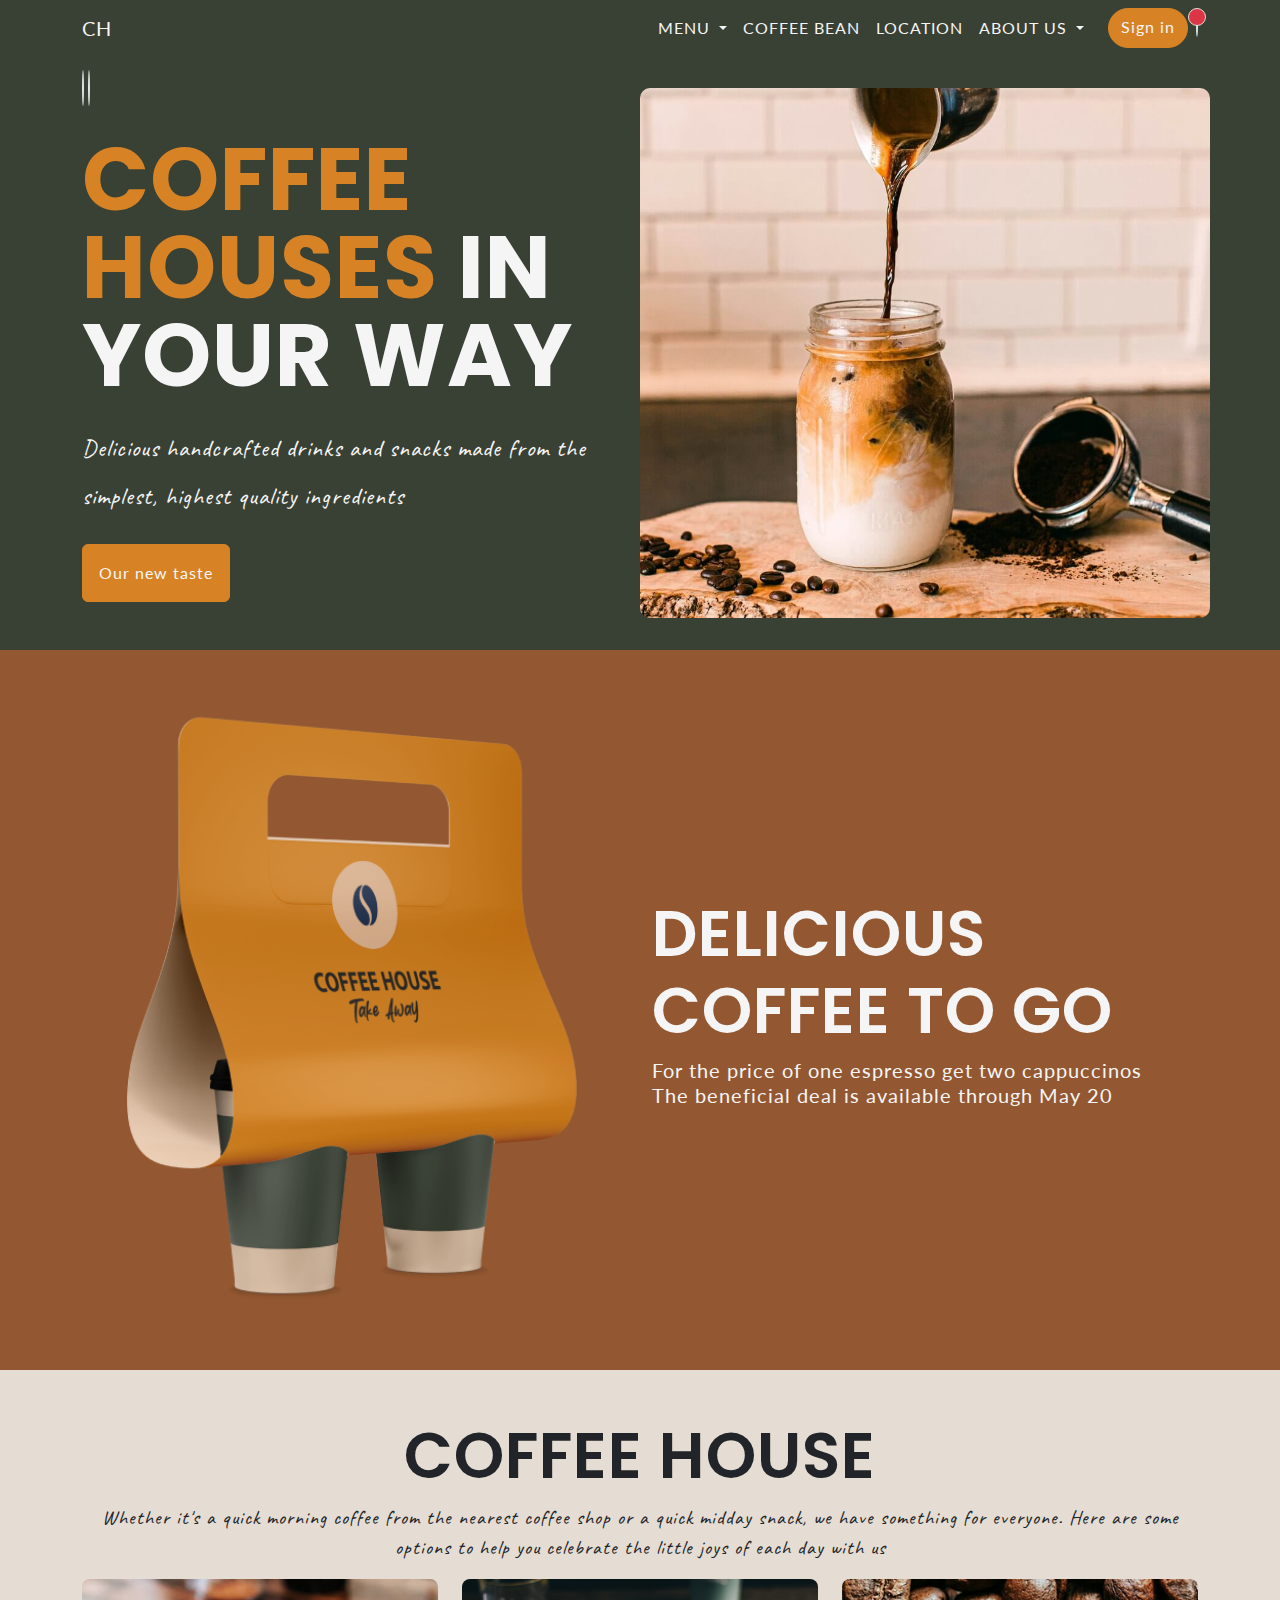
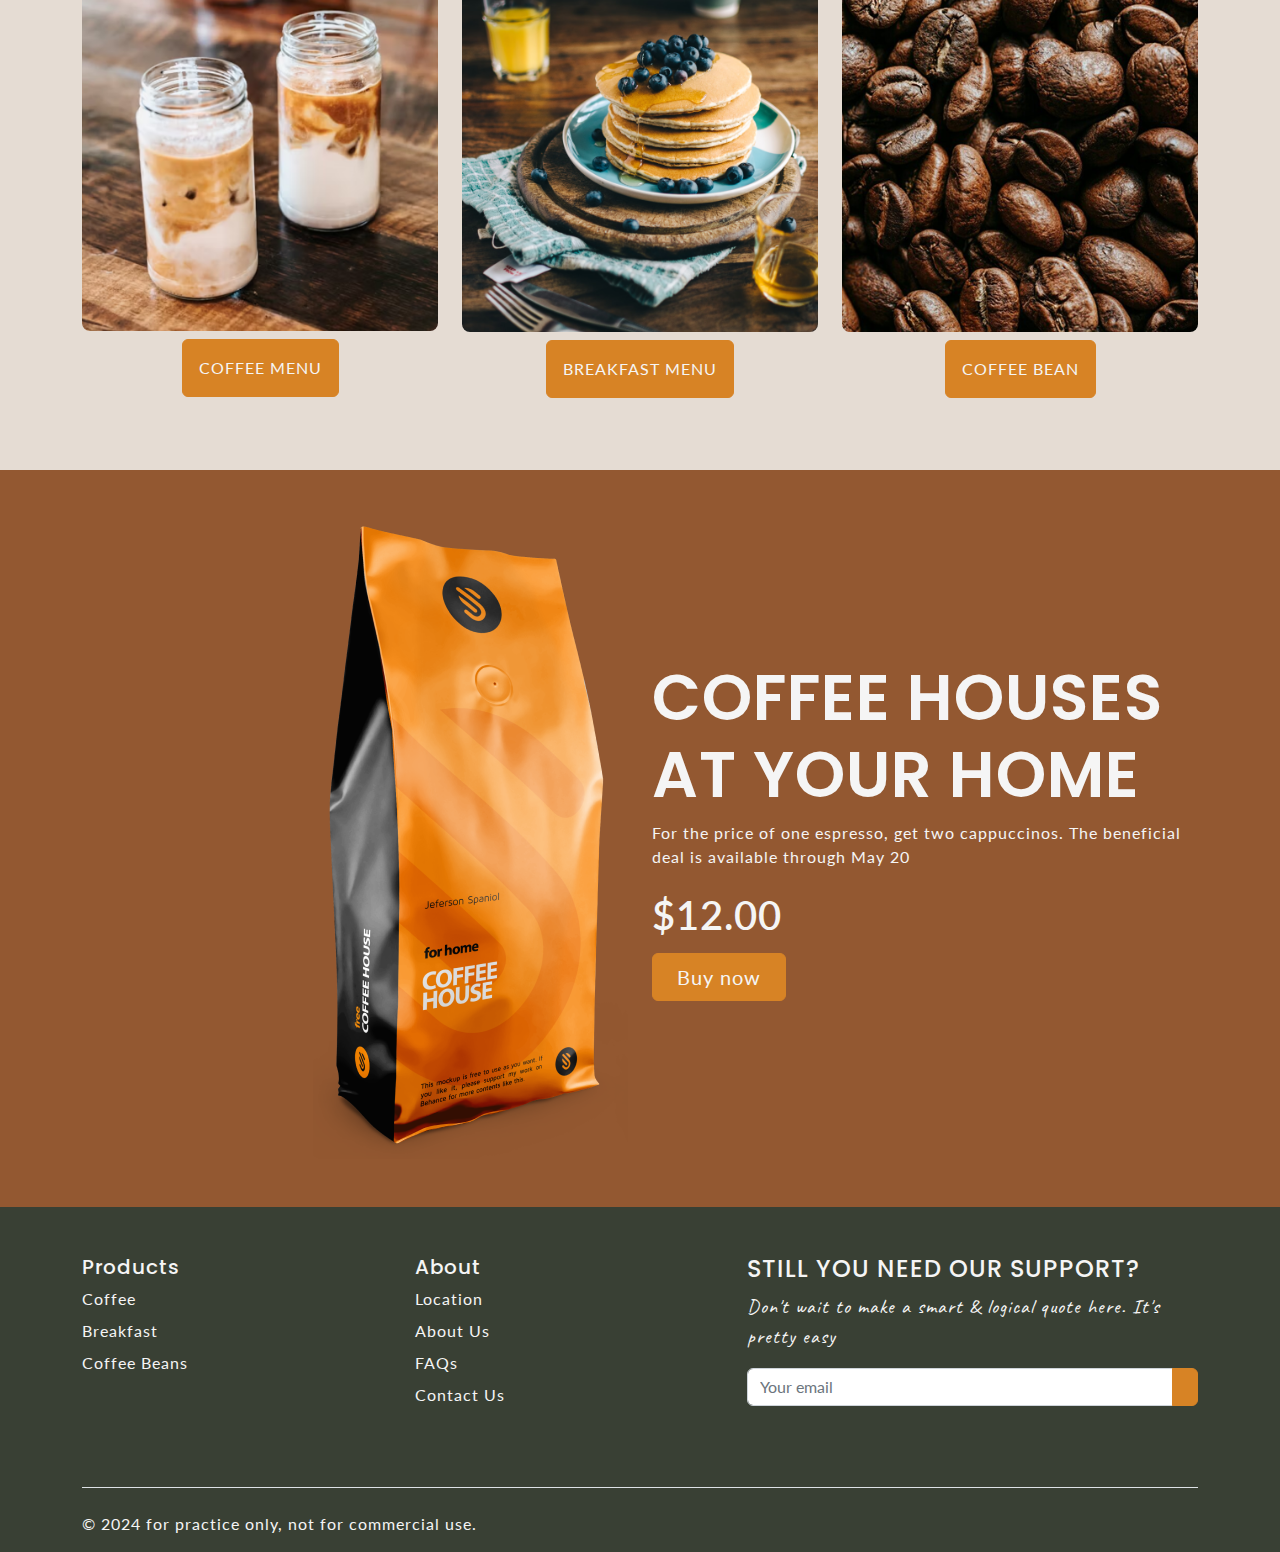
<file: index.html>
<!DOCTYPE html>
<html lang="en">
  <head>
    <meta charset="UTF-8" />
    <meta name="viewport" content="width=device-width, initial-scale=1.0" />
    <title>Home</title>
    <link
      rel="stylesheet"
      href="https://cdnjs.cloudflare.com/ajax/libs/font-awesome/6.5.2/css/all.min.css"
      integrity="sha512-SnH5WK+bZxgPHs44uWIX+LLJAJ9/2PkPKZ5QiAj6Ta86w+fsb2TkcmfRyVX3pBnMFcV7oQPJkl9QevSCWr3W6A=="
      crossorigin="anonymous"
      referrerpolicy="no-referrer"
    />
    <link rel="preconnect" href="https://fonts.googleapis.com" />
    <link rel="preconnect" href="https://fonts.gstatic.com" crossorigin />
    <link
      href="https://fonts.googleapis.com/css2?family=Lato:ital,wght@0,100;0,300;0,400;0,700;0,900;1,100;1,300;1,400;1,700;1,900&display=swap"
      rel="stylesheet"
    />
    <link
      href="https://fonts.googleapis.com/css2?family=Poppins:ital,wght@0,100;0,200;0,300;0,400;0,500;0,600;0,700;0,800;0,900;1,100;1,200;1,300;1,400;1,500;1,600;1,700;1,800;1,900&display=swap"
      rel="stylesheet"
    />
    <link
      href="https://fonts.googleapis.com/css2?family=Caveat:wght@400..700&display=swap"
      rel="stylesheet"
    />
    <link rel="stylesheet" href="./css/custom.css" />
    <link rel="stylesheet" href="./css/style.css">
  </head>
  <body>
    <header class="bg-primary">
      <nav class="navbar navbar-expand-lg bg-body-tertiary">
        <div class="container">
          <a class="navbar-brand text-two" href="./index.html">CH</a>
          <button
            class="navbar-toggler"
            type="button"
            data-bs-toggle="collapse"
            data-bs-target="#navbarSupportedContent"
            aria-controls="navbarSupportedContent"
            aria-expanded="false"
            aria-label="Toggle navigation"
          >
            <span class="navbar-toggler-icon"></span>
          </button>
          <div
            class="collapse navbar-collapse justify-content-end"
            id="navbarSupportedContent"
          >
            <ul class="navbar-nav mb-2 mb-lg-0">
              <li class="nav-item dropdown">
                <a
                  class="nav-link dropdown-toggle text-two"
                  href="#"
                  role="button"
                  data-bs-toggle="dropdown"
                  aria-expanded="false"
                >
                  MENU
                </a>
                <ul class="dropdown-menu">
                  <li><a class="dropdown-item" href="./coffee_menu.html">COFFEE</a></li>
                  <li><a class="dropdown-item" href="./breakfast_menu.html">BREAKFAST</a></li>
                </ul>
              </li>
              <li class="nav-item">
                <a class="nav-link text-two" aria-current="page" href="./product.html"
                  >COFFEE BEAN</a
                >
              </li>
              <li class="nav-item">
                <a class="nav-link text-two" href="./location.html">LOCATION</a>
              </li>
              <li class="nav-item dropdown">
                <a
                  class="nav-link dropdown-toggle text-two"
                  href="#"
                  role="button"
                  data-bs-toggle="dropdown"
                  aria-expanded="false"
                >
                  ABOUT US
                </a>
                <ul class="dropdown-menu">
                  <li><a class="dropdown-item" href="./About.html">BRAND STORY</a></li>
                  <li><a class="dropdown-item" href="./faqs.html">QUESTIONS</a></li>
                  <li><a class="dropdown-item" href="./contact.html">CONTACT US</a></li>
                </ul>
              </li>
              <li class="nav-item ms-md-3 mt-3 mt-md-0 d-flex flex-row gap-2">
                <a class="btn btn-decorate rounded-pill text-two" href="#"
                  >Sign in</a
                >
                <a href="#" class="text-two"
                  ><i
                    class="fa-solid fa-cart-shopping position-relative border rounded-circle fs-6 small-icon"
                    ><span
                      class="position-absolute top-0 start-100 translate-middle p-2 bg-danger border border-light rounded-circle"
                      ><span class="visually-hidden">product in cart</span>
                    </span></i
                  ></a
                >
              </li>
            </ul>
          </div>
        </div>
      </nav>
    </header>
    <main>
      <!-- hero section start -->
      <section class="bg-primary">
        <div class="container-md container-fluid">
          <div class="row flex-column-reverse flex-md-row flex-xl-row align-items-center hero-jumbo">
            <div class="col-12 col-md-6 d-md-flex flex-column mb-5">
              <div class="mb-3">
                <a class="text-two p-0 text-decoration-none me-1" href="#"
                  ><i
                    class="fa-brands fa-instagram border rounded-circle fs-3 big-icon"
                  ></i>
                </a>
                <a class="text-two p-0 text-decoration-none me-1" href="#"
                  ><i
                    class="fa-brands fa-facebook-f border rounded-circle fs-3 big-icon"
                  ></i>
                </a>
              </div>
              <h1 class="text-decorate lh-1 mb-4 d-md-inline-block">
                COFFEE HOUSES <span class="text-two">IN YOUR WAY</span>
              </h1>
              <p class="lead text-two lh-lg fs-4 mb-4">
                Delicious handcrafted drinks and snacks made from the
                simplest, highest quality ingredients
              </p>
              <div>
                <a href="./coffee_menu.html" class="btn btn-decorate text-two py-3 px-3">Our new taste</a>
              </div>
            </div>

            <!-- <div class="col-12 col-lg-6 col-xl-3 d-none d-xl-block hero-img-card1">
              <img src="./assets/latte_art.png" alt="" class="img-fluid hero img2"/>
            </div> -->

            <div class="col-12 col-md-6 mb-5 mb-md-0 p-0 hero-img-card1 text-end">
              <img src="./assets/latte_demo.jpg" alt="" class="img-fluid hero img1"/>
            </div>

          </div>
        </div>
      </section>
      <!-- hero section end -->

      <!-- coffee takeaway start -->
      <section class="bg-secondary">
        <div class="container text-center text-md-start py-5">
          <div class="row flex-column flex-md-row-reverse align-items-center">
            <div class="col-12 col-md-6 text-two">
              <h2>DELICIOUS<br />COFFEE TO GO</h2>
              <p class="fs-5 lh-sm mb-0 mb-md-3">
                For the price of one espresso get two cappuccinos<br />The
                beneficial deal is available through May 20
              </p>
            </div>

            <div class="col-12 col-md-6 position-relative">
              <div class="filler d-md-none"></div>
              <img
                src="./assets/coffeebean.png"
                alt=""
                class="position-absolute top-0 start-30 d-md-none"
              />
              <img src="./assets/coffee_takeaway.png" alt="" class="w-100"/>
            </div>
          </div>
        </div>
      </section>
      <!-- coffee takeaway end -->

      <!-- what we can offer start -->
      <section class="bg-accent">
        <div class="container text-center py-5">
          <div class="row flex-column flex-md-row">
            <h2>COFFEE HOUSE</h2>
            <p class="lead">
              Whether it's a quick morning coffee from the nearest coffee shop
              or a quick midday snack, we have something for everyone. Here are
              some options to help you celebrate the little joys of each day
              with us
            </p>
          </div>
          <div class="row flex-column flex-md-row">
            <div class="col-12 col-md-4 text-center mb-4">
              <img src="./assets/coldbrew_latte.png" alt="" class="mb-2 w-100 rounded-3" />
              <a href="./coffee_menu.html" class="btn btn-decorate text-two p-3">COFFEE MENU</a>
            </div>
            <div class="col-12 col-md-4 text-center mb-4">
              <img
                src="./assets/blueberry_pancake.png"
                alt=""
                class="mb-2 w-100 rounded-3"
              />
              <a href="./breakfast_menu.html" class="btn btn-decorate text-two p-3"
                >BREAKFAST MENU</a
              >
            </div>
            <div class="col-12 col-md-4 text-center mb-4">
              <img src="./assets/beans3.png" alt="" class="mb-2  w-100 rounded-3" />
              <a href="./product.html" class="btn btn-decorate text-two p-3">COFFEE BEAN</a>
            </div>
          </div>
        </div>
      </section>
      <!-- what we can offer end -->

      <!-- coffee bean promote start -->
      <section class="bg-secondary">
        <div class="container text-center text-md-start py-5">
          <div class="row flex-column flex-md-row-reverse">
            <div class="col-12 col-md-6 d-md-flex flex-md-column justify-content-md-center">
              <h2 class="text-two">COFFEE HOUSES AT YOUR HOME</h2>
              <p class="text-two">
                For the price of one espresso, get two cappuccinos. The
                beneficial deal is available through May 20
              </p>
              <div
                class="row flex-column flex-md-row align-items-center gap-2 mb-3"
              >
                <div class="col-6 fs-1 fw-semibold text-two">$12.00</div>
                <div class="col-6">
                  <a href="#" class="btn btn-decorate text-two fs-5 py-2 px-4"
                    >Buy now</a
                  >
                </div>
              </div>
            </div>
            <div class="col-12 col-md-6 text-md-end">
              <img src="./assets/coffee_bean_large.png" alt="" />
            </div>
          </div>
        </div>
      </section>
      <!-- coffee bean promote end -->
    </main>
          <!-- footer start -->
          <footer class="bg-primary text-two pt-5">
            <div class="container">
              <div class="row justify-content-between">
                <div class="col-6 col-md-2 mb-3">
                  <h5>Products</h5>
                  <ul class="nav flex-column">
                    <li class="nav-item mb-2">
                      <a href="./coffee_menu.html" class="nav-link p-0 text-two">Coffee</a>
                    </li>
                    <li class="nav-item mb-2">
                      <a href="./breakfast_menu.html" class="nav-link p-0 text-two">Breakfast</a>
                    </li>
                    <li class="nav-item mb-2">
                      <a href="./product.html" class="nav-link p-0 text-two">Coffee Beans</a>
                    </li>
                  </ul>
                </div>
    
                <div class="col-6 col-md-2 mb-5">
                  <h5>About</h5>
                  <ul class="nav flex-column">
                    <li class="nav-item mb-2">
                      <a href="./location.html" class="nav-link p-0 text-two">Location</a>
                    </li>
                    <li class="nav-item mb-2">
                      <a href="./About.html" class="nav-link p-0 text-two">About Us</a>
                    </li>
                    <li class="nav-item mb-2">
                      <a href="./faqs.html" class="nav-link p-0 text-two">FAQs</a>
                    </li>
                    <li class="nav-item mb-2">
                      <a href="./contact.html" class="nav-link p-0 text-two">Contact Us</a>
                    </li>
                  </ul>
                </div>
    
                <div class="col-md-5 mb-3">
                  <form>
                    <h3>STILL YOU NEED OUR SUPPORT?</h3>
                    <p class="lead">
                      Don't wait to make a smart & logical quote here. It's pretty
                      easy
                    </p>
                    <div class="d-flex flex-column flex-sm-row w-100 gap-2">
                      <div class="input-group mb-3">
                        <input
                          type="text"
                          class="form-control"
                          placeholder="Your email"
                          aria-label="Recipient's username"
                          aria-describedby="button-addon2"
                        />
                        <button
                          class="btn btn-decorate text-two"
                          type="button"
                          id="button-addon2"
                        >
                          <i class="fa-solid fa-arrow-right"></i>
                        </button>
                      </div>
                    </div>
                  </form>
                </div>
              </div>
    
              <div
                class="d-flex flex-column flex-sm-row justify-content-between pt-4 mt-4 border-top"
              >
                <p>© 2024 for practice only, not for commercial use.</p>
              </div>
            </div>
          </footer>
          <!-- footer end -->
  </body>
  <script
    src="https://cdn.jsdelivr.net/npm/bootstrap@5.3.3/dist/js/bootstrap.bundle.min.js"
    integrity="sha384-YvpcrYf0tY3lHB60NNkmXc5s9fDVZLESaAA55NDzOxhy9GkcIdslK1eN7N6jIeHz"
    crossorigin="anonymous"
  ></script>
</html>
</file>
<file: css/style.css>
body {
  font-family: "Lato", Courier, serif;
  letter-spacing: 1px;
}
.tiny-icon {
  width: 20px;
  height: 20px;
  text-align: center;
  line-height: 20px;
  font-size: 10px;
}

.small-icon {
  width: 38px;
  height: 38px;
  text-align: center;
  line-height: 38px;
}

.big-icon {
  width: 64px;
  height: 64px;
  text-align: center;
  line-height: 64px;
}

h1,
h2,
h3,
h4,
h5 {
  font-family: "Poppins", Courier, serif;
}

h1 {
  font-size: 5.5rem;
  font-weight: 700;
}

h2 {
  font-size: 4rem;
  font-weight: 600;
}

h3 {
  font-size: 1.5rem;
}

.lead {
  font-family: "Caveat", Courier, serif;
}

.filler {
  height: 200px;
}

.tags {
  font-size: 10px;
  line-height: 10px;
}

.coffee-name, .coffee-price{
  font-size: 20px;
}
.coffee-tag, .coffee-content{
  font-size: 10px;
}

@media screen and (min-width: 768px)  {
  h1 {
    display: inline-block;
    width: 50%;
  }

  .hero{
    border-radius: 10px;
  }

  .img1 {
    width: 90%;
    height: 530px;
    object-fit: cover;
  }
  .coffee-name, .coffee-price{
    font-size: 10px;
  }
  .coffee-tag, .coffee-content{
    font-size: 10px;
  }

}

@media screen and (min-width: 992px) {
  h1 {
    width: 100%;
  }

  .img1{
    width: 100%;
  }


}

@media screen and (min-width: 1200px) {

}
</file>
